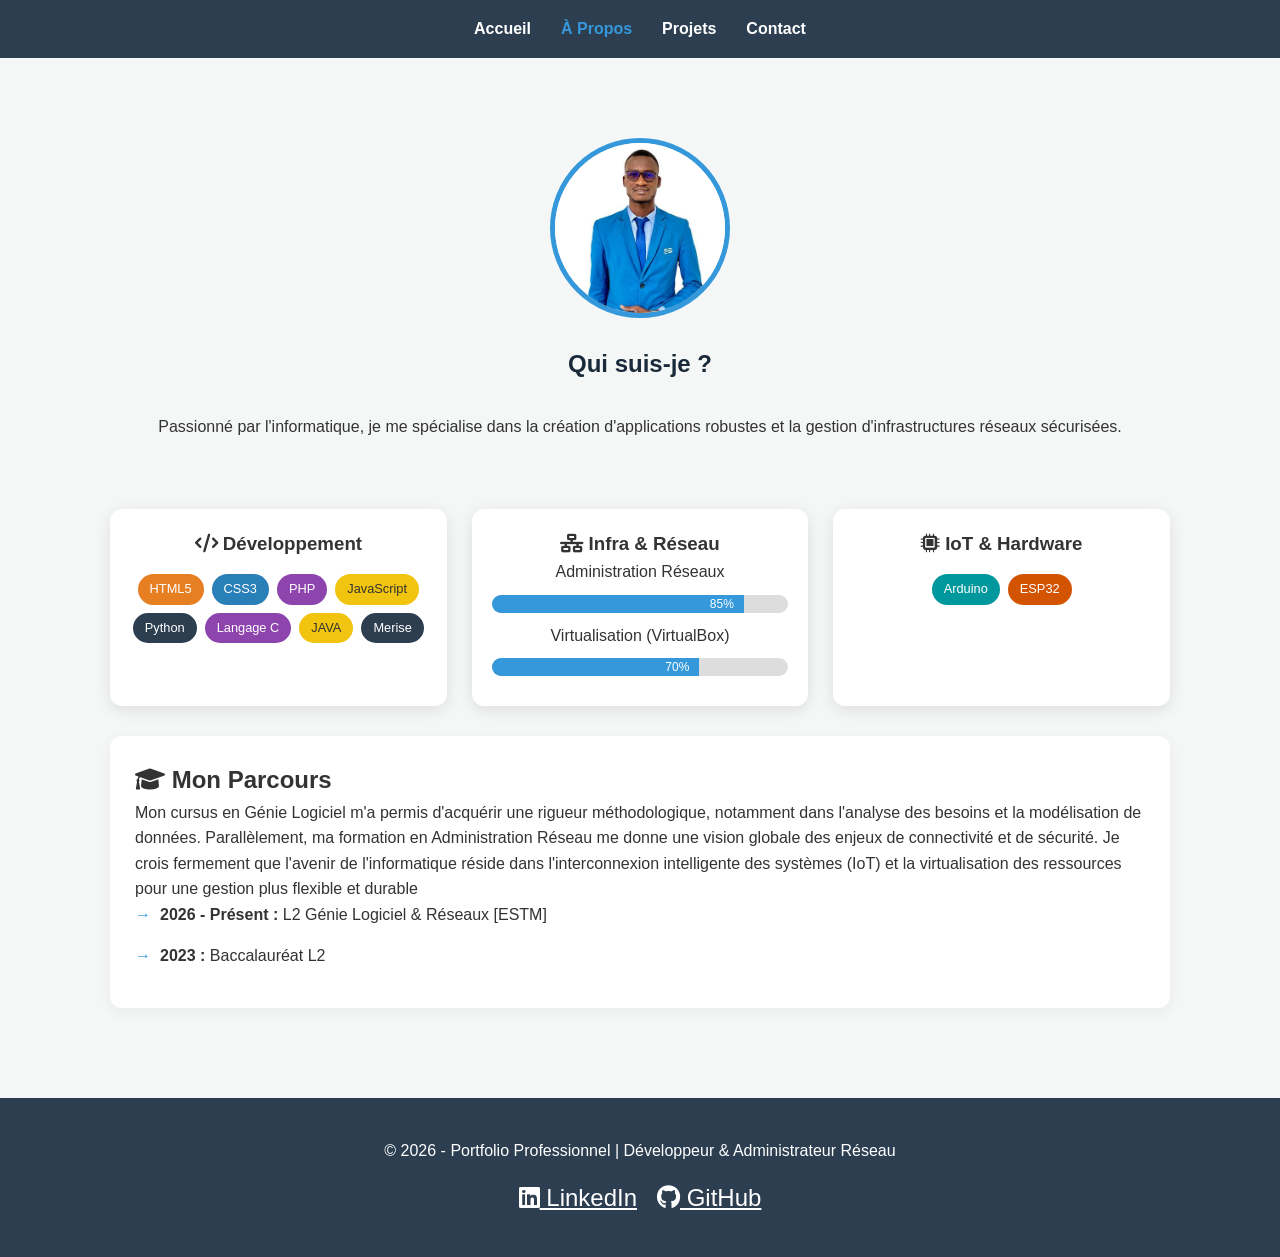
<file: pages/a-propos.html>
<!DOCTYPE html>
<html lang="fr">
<head>
    <meta charset="UTF-8">
    <meta name="viewport" content="width=device-width, initial-scale=1.0">
    <title>À Propos | Mon Parcours</title>
    <link rel="stylesheet" href="https://cdnjs.cloudflare.com/ajax/libs/font-awesome/6.0.0/css/all.min.css">
    <link rel="stylesheet" href="../css/style.css">
    <style>
        /* Styles spécifiques pour l'organisation de la page À Propos */
        .hero-about {
            text-align: center;
            padding: 40px 20px;
            background-color: #f4f7f6;
            border-radius: 15px;
            margin-bottom: 30px;
        }

        .parcours {
            background: #fff;
            padding: 25px;
            border-radius: 12px;
            box-shadow: 0 4px 15px rgba(0,0,0,0.05);
            margin-top: 30px;
        }

        .parcours ul {
            list-style: none;
            padding-left: 0;
        }

        .parcours li {
            margin-bottom: 15px;
            padding-left: 25px;
            position: relative;
        }

        /* Petit point stylisé pour la liste du parcours */
        .parcours li::before {
            content: "→";
            position: absolute;
            left: 0;
            color: #3498db;
            font-weight: bold;
        }
    </style>
</head>
<body>

    <nav>
        <ul>
            <li><a href="../index.html">Accueil</a></li>
            <li><a href="a-propos.html" class="active">À Propos</a></li>
            <li><a href="projets.html">Projets</a></li>
            <li><a href="contact.html">Contact</a></li>
        </ul>
    </nav>

    <main class="about-container">
        
        <section class="hero-about">
            <div class="profil-section">
                <img src="../images/AAN.jpeg" alt="Photo de profil professionnelle" class="photo-profil">
                <h1>Qui suis-je ?</h1>
                <p>Passionné par l'informatique, je me spécialise dans la création d'applications robustes et la gestion d'infrastructures réseaux sécurisées.</p>
            </div>
        </section>

        <section class="competences-grid">
            
            <div class="card-competence">
                <h3><i class="fas fa-code"></i> Développement</h3>
                <div class="badges">
                    <span class="badge html">HTML5</span>
                    <span class="badge css">CSS3</span>
                    <span class="badge php">PHP</span>
                    <span class="badge js">JavaScript</span>
                    <span class="badge python">Python</span>
                    <span class="badge php">Langage C</span>
                    <span class="badge js">JAVA</span>
                    <span class="badge python">Merise</span>
                </div>
            </div>

            <div class="card-competence">
                <h3><i class="fas fa-network-wired"></i> Infra & Réseau</h3>
                <p>Administration Réseaux</p>
                <div class="progress-bar"><div class="progress" style="width: 85%;">85%</div></div>
                
                <p>Virtualisation (VirtualBox)</p>
                <div class="progress-bar"><div class="progress" style="width: 70%;">70%</div></div>
            </div>

            <div class="card-competence">
                <h3><i class="fas fa-microchip"></i> IoT & Hardware</h3>
                <div class="badges">
                    <span class="badge arduino">Arduino</span>
                    <span class="badge esp">ESP32</span>
                </div>
            </div>

        </section>

        <section class="parcours">
            <h2><i class="fas fa-graduation-cap"></i> Mon Parcours</h2>
            Mon cursus en Génie Logiciel m'a permis d'acquérir une rigueur méthodologique, notamment dans l'analyse des besoins et la modélisation de données.
             Parallèlement, ma formation en Administration Réseau me donne une vision globale des enjeux de connectivité et de sécurité.
              Je crois fermement que l'avenir de l'informatique réside dans l'interconnexion intelligente des systèmes (IoT) et la virtualisation des ressources pour une gestion plus flexible et durable
            <ul>
                <li><strong>2026 - Présent :</strong> L2 Génie Logiciel & Réseaux [ESTM]</li>
                <li><strong>2023 :</strong> Baccalauréat L2 </li>
            </ul>
        </section>

    </main>

    <footer>
        <div class="footer-content">
            <p>&copy; 2026 - Portfolio Professionnel | Développeur & Administrateur Réseau</p>
            <div class="social-icons">
                <a href="https://www.linkedin.com/public-profile/settings/"><i class="fab fa-linkedin"></i> LinkedIn</a>
                <a href="#"><i class="fab fa-github"></i> GitHub</a>
            </div>
        </div>
    </footer>

</body>
</html>
</file>
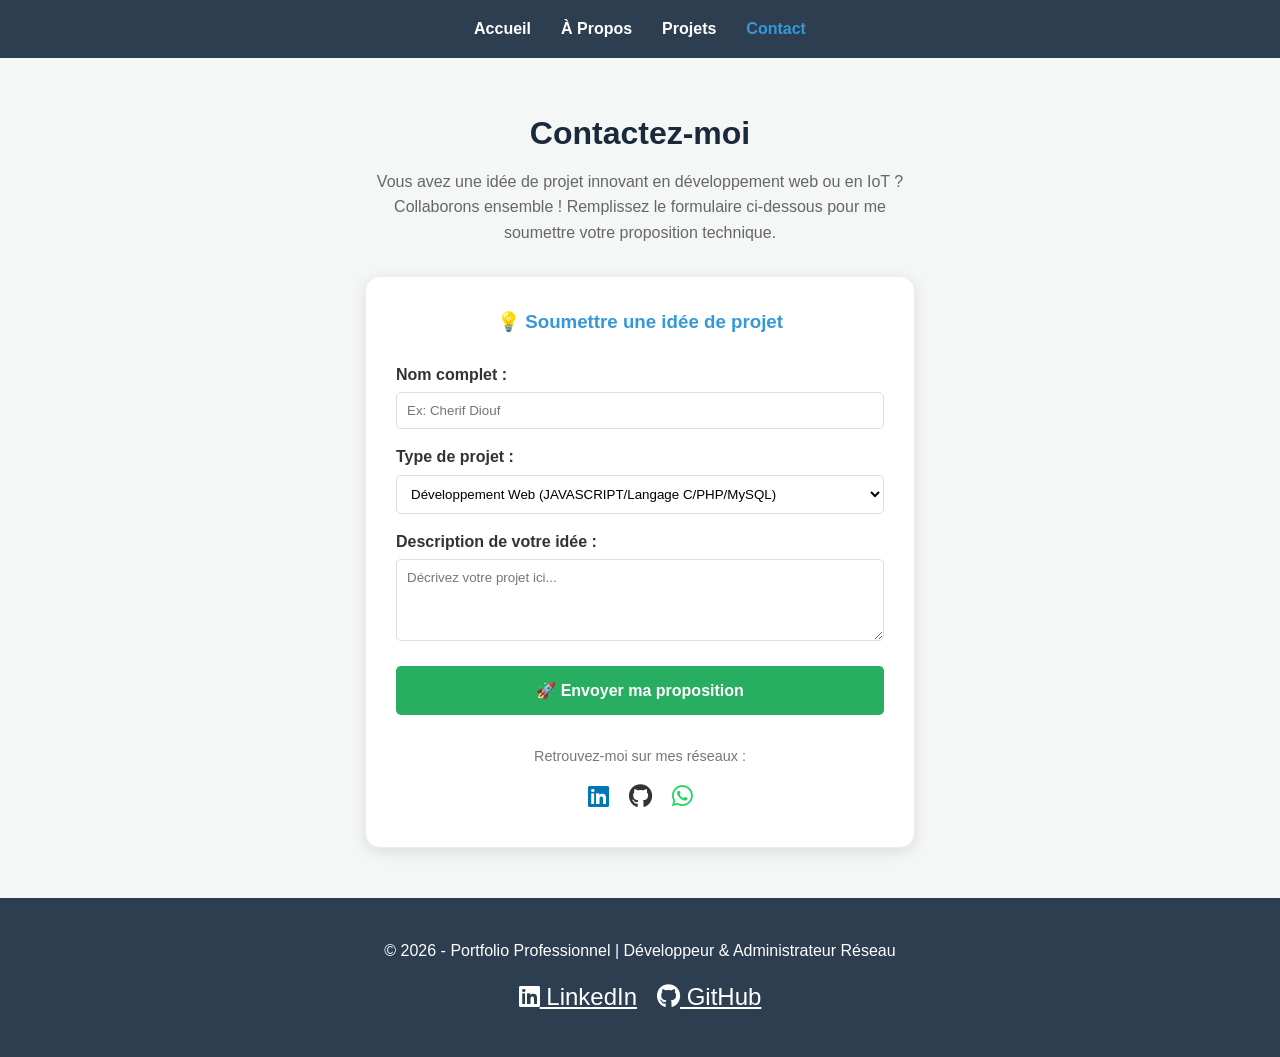
<file: pages/contact.html>
<!DOCTYPE html>
<html lang="fr">
<head>
    <meta charset="UTF-8">
    <title>Contact | Abdou Aziz</title>
    <link rel="stylesheet" href="../css/style.css">
    <link rel="stylesheet" href="https://cdnjs.cloudflare.com/ajax/libs/font-awesome/6.0.0/css/all.min.css">
</head>
<body>

    <nav>
        <ul>
            <li><a href="../index.html">Accueil</a></li>
            <li><a href="a-propos.html">À Propos</a></li>
            <li><a href="projets.html">Projets</a></li>
            <li><a href="contact.html" class="active">Contact</a></li>
        </ul>
    </nav>

    <div style="display: flex; flex-direction: column; align-items: center; justify-content: center; width: 100%; padding-top: 50px;">
        
        <h1 style="text-align: center; color: #1a2a3a; margin-bottom: 10px;">Contactez-moi</h1>
        
        <p style="text-align: center; color: #666; max-width: 600px; margin-bottom: 30px; padding: 0 20px;">
            Vous avez une idée de projet innovant en développement web ou en IoT ? Collaborons ensemble ! 
            Remplissez le formulaire ci-dessous pour me soumettre votre proposition technique.
        </p>

        <div class="card" style="width: 90%; max-width: 550px; background: white; padding: 30px; border-radius: 15px; box-shadow: 0 4px 15px rgba(0,0,0,0.1); border: 1px solid #eee;">
            
            <h3 style="color: #3498db; text-align: center; margin-bottom: 25px;">
                💡 Soumettre une idée de projet
            </h3>
            
            <form action="mailto:ziztech224@gmail.com" method="post" enctype="text/plain" style="display: flex; flex-direction: column; gap: 15px;">
                
                <div style="display: flex; flex-direction: column; align-items: flex-start;">
                    <label style="font-weight: bold; margin-bottom: 5px;">Nom complet :</label>
                    <input type="text" name="nom" placeholder="Ex: Cherif Diouf" required style="width: 100%; padding: 10px; border: 1px solid #ddd; border-radius: 5px;">
                </div>

                <div style="display: flex; flex-direction: column; align-items: flex-start;">
                    <label style="font-weight: bold; margin-bottom: 5px;">Type de projet :</label>
                    <select name="type_projet" style="width: 100%; padding: 10px; border: 1px solid #ddd; border-radius: 5px; background: white;">
                        <option>Développement Web (JAVASCRIPT/Langage C/PHP/MySQL)</option>
                        <option>IoT & Hardware (Arduino/CISCO/TelephonieIP/ESP32)</option>
                        <option>Administration Réseau</option>
                    </select>
                </div>

                <div style="display: flex; flex-direction: column; align-items: flex-start;">
                    <label style="font-weight: bold; margin-bottom: 5px;">Description de votre idée :</label>
                    <textarea name="description" placeholder="Décrivez votre projet ici..." rows="4" style="width: 100%; padding: 10px; border: 1px solid #ddd; border-radius: 5px; font-family: sans-serif;"></textarea>
                </div>

                <button type="submit" style="background: #27ae60; color: white; padding: 15px; border: none; border-radius: 5px; cursor: pointer; font-weight: bold; font-size: 1rem; margin-top: 10px;">
                    🚀 Envoyer ma proposition
                </button>
            </form>

            <div style="margin-top: 30px; text-align: center;">
                <p style="margin-bottom: 10px; font-size: 0.9rem; color: #777;">Retrouvez-moi sur mes réseaux :</p>
                <div style="display: flex; justify-content: center; gap: 20px; font-size: 1.5rem;">
                    <a href="https://www.linkedin.com/public-profile/settings/" style="color: #0077b5;"><i class="fa-brands fa-linkedin"></i></a>
                    <a href="#" style="color: #333;"><i class="fa-brands fa-github"></i></a>
                   <a href="https://wa.me/221771346672" target="_blank" style="color: #25d366; text-decoration: none;"><i class="fa-brands fa-whatsapp"></i></a>
                </div>
            </div>
        </div>
    </div>
<footer>
        <div class="footer-content">
            <p>&copy; 2026 - Portfolio Professionnel | Développeur & Administrateur Réseau</p>
            <div class="social-icons">
                <a href="https://www.linkedin.com/public-profile/settings/"><i class="fab fa-linkedin"></i> LinkedIn</a>
                <a href="#"><i class="fab fa-github"></i> GitHub</a>
            </div>
        </div>
    </footer>
</body>
</html>
</file>
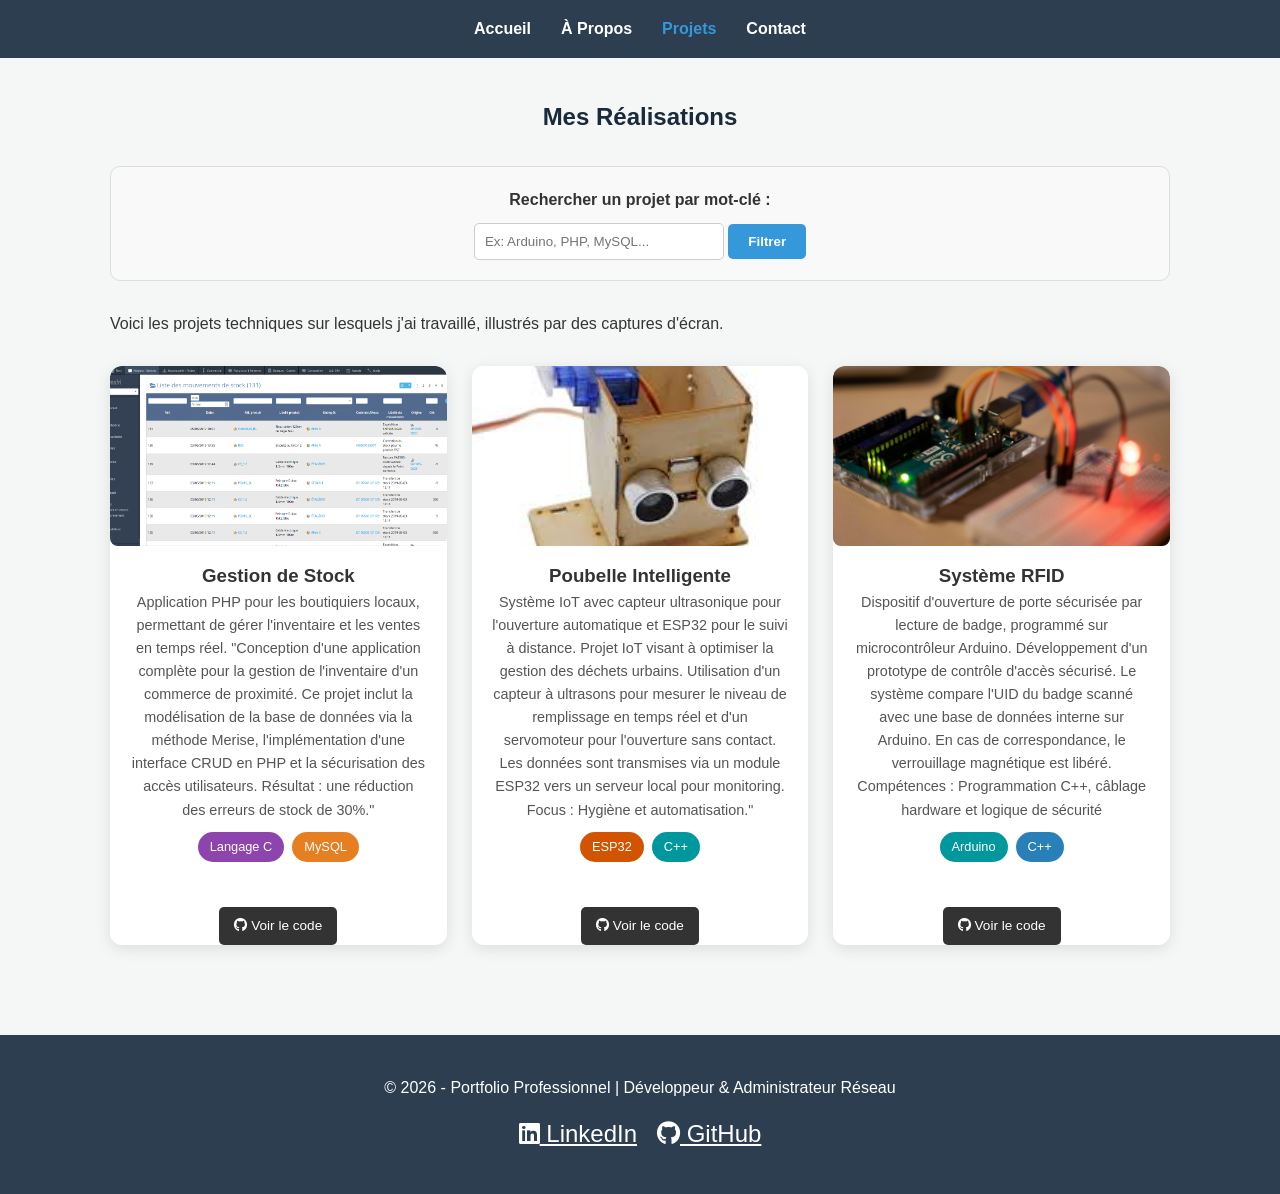
<file: pages/projets.html>
<!DOCTYPE html>
<html lang="fr">
<head>
    <meta charset="UTF-8">
    <meta name="viewport" content="width=device-width, initial-scale=1.0">
    <title>Mes Projets | Réalisations</title>
    <link rel="stylesheet" href="https://cdnjs.cloudflare.com/ajax/libs/font-awesome/6.0.0/css/all.min.css">
    <link rel="stylesheet" href="../css/style.css">
    <style>
        /* Style spécifique pour les images de projet */
        .project-img {
            width: 100%;
            height: 180px;
            object-fit: cover;
            border-top-left-radius: 10px;
            border-top-right-radius: 10px;
            margin-bottom: 15px;
        }
        
        .skill-card.project-card {
            padding: 0;
            overflow: hidden;
            display: flex;
            flex-direction: column;
            justify-content: space-between;
            height: 100%;
        }
        
        .project-card h3, .project-card p, .project-card .badges, .project-card .project-links {
            padding: 0 20px;
        }

        .project-card p {
            font-size: 0.9rem;
            color: #555;
            flex-grow: 1; /* Pousse le contenu vers le bas pour aligner les boutons */
        }
        
        .project-card .badges {
            margin-top: 10px;
        }

        .project-links {
            padding-bottom: 20px;
            margin-top: 15px;
        }

        /* Style du bouton GitHub */
        .github-link {
            display: inline-block;
            background-color: #333;
            color: white;
            padding: 8px 15px;
            border-radius: 5px;
            text-decoration: none;
            font-size: 0.85rem;
            transition: background 0.3s ease;
        }

        .github-link:hover {
            background-color: #555;
        }
    </style>
</head>
<body>
    <nav>
        <ul>
            <li><a href="../index.html">Accueil</a></li>
            <li><a href="a-propos.html">À Propos</a></li>
            <li><a href="projets.html" class="active">Projets</a></li>
            <li><a href="contact.html">Contact</a></li>
        </ul>
    </nav>

    <main class="about-container">
        <section class="hero-section">
            <h1>Mes Réalisations</h1>
             <div style="text-align: center; margin: 30px 0; background: #f9f9f9; padding: 20px; border-radius: 10px; border: 1px solid #ddd;">
    <p style="margin-bottom: 10px; font-weight: bold;">Rechercher un projet par mot-clé :</p>
    <form action="#">
        <input type="text" placeholder="Ex: Arduino, PHP, MySQL..." style="padding: 10px; width: 250px; border: 1px solid #ccc; border-radius: 5px;">
        <button type="submit" style="padding: 10px 20px; background: #3498db; color: white; border: none; border-radius: 5px; cursor: pointer; font-weight: bold;">Filtrer</button>
    </form>
</div>
            <p>Voici les projets techniques sur lesquels j'ai travaillé, illustrés par des captures d'écran.</p>
        </section>

        <div class="skills-grid">
            
            <article class="skill-card project-card">
                <img src="../images/gestionnaire de stock.png" alt="Projet Gestion de Stock" class="project-img">
                <h3>Gestion de Stock</h3>
                <p>Application PHP pour les boutiquiers locaux, permettant de gérer l'inventaire et les ventes en temps réel.
                    "Conception d'une application complète pour la gestion de l'inventaire d'un commerce de proximité.
                     Ce projet inclut la modélisation de la base de données via la méthode Merise, l'implémentation d'une interface CRUD en PHP et la sécurisation des accès utilisateurs.
                      Résultat : une réduction des erreurs de stock de 30%."
                </p>
                <div class="badges">
                    <span class="badge php">Langage C</span>
                    <span class="badge html">MySQL</span>
                </div>
                <div class="project-links">
                    <a href="https://github.com/votre-pseudo/gestion-stock" target="_blank" class="github-link">
                        <i class="fab fa-github"></i> Voir le code
                    </a>
                </div>
            </article>

            <article class="skill-card project-card">
                <img src="../images/poubellle.jpeg" alt="Projet Poubelle Intelligente" class="project-img">
                <h3>Poubelle Intelligente</h3>
                <p>Système IoT avec capteur ultrasonique pour l'ouverture automatique et ESP32 pour le suivi à distance.
                    Projet IoT visant à optimiser la gestion des déchets urbains.
                     Utilisation d'un capteur à ultrasons pour mesurer le niveau de remplissage en temps réel et d'un servomoteur pour l'ouverture sans contact.
                      Les données sont transmises via un module ESP32 vers un serveur local pour monitoring. Focus : Hygiène et automatisation."
                </p>
                <div class="badges">
                    <span class="badge esp">ESP32</span>
                    <span class="badge arduino">C++</span>
                </div>
                <div class="project-links">
                    <a href="https://github.com/votre-pseudo/smart-bin" target="_blank" class="github-link">
                        <i class="fab fa-github"></i> Voir le code
                    </a>
                </div>
            </article>

            <article class="skill-card project-card">
                <img src="../images/Arduino.jpg" alt="Projet RFID" class="project-img">
                <h3>Système RFID</h3>
                <p>Dispositif d'ouverture de porte sécurisée par lecture de badge, programmé sur microcontrôleur Arduino.
                    Développement d'un prototype de contrôle d'accès sécurisé.
                     Le système compare l'UID du badge scanné avec une base de données interne sur Arduino.
                      En cas de correspondance, le verrouillage magnétique est libéré. Compétences : Programmation C++, câblage hardware et logique de sécurité
                </p>
                <div class="badges">
                    <span class="badge arduino">Arduino</span>
                    <span class="badge css">C++</span>
                </div>
                <div class="project-links">
                    <a href="https://github.com/votre-pseudo/rfid-lock" target="_blank" class="github-link">
                        <i class="fab fa-github"></i> Voir le code
                    </a>
                </div>
            </article>

        </div>
    </main>

    <footer>
        <div class="footer-content">
            <p>&copy; 2026 - Portfolio Professionnel | Développeur & Administrateur Réseau</p>
            <div class="social-icons">
                <a href="https://www.linkedin.com/public-profile/settings/"><i class="fab fa-linkedin"></i> LinkedIn</a>
                <a href="#"><i class="fab fa-github"></i> GitHub</a>
            </div>
        </div>
    </footer>
</body>
</html>
</file>
<file: css/style.css>
/* --- 1. VARIABLES ET RESET --- */
:root {
    --primary-color: #2c3e50;    /* Bleu sombre professionnel */
    --accent-color: #3498db;     /* Bleu clair pour les boutons/liens */
    --secondary-color: #2ecc71;  /* Vert pour les succès/badges */
    --bg-light: #f4f7f6;         /* Fond très clair */
    --text-color: #333;
    --white: #ffffff;
    --shadow: 0 4px 15px rgba(0,0,0,0.1);
}

* {
    margin: 0;
    padding: 0;
    box-sizing: border-box;
    font-family: 'Segoe UI', Tahoma, Geneva, Verdana, sans-serif;
}

body {
    background-color: var(--bg-light);
    color: var(--text-color);
    line-height: 1.6;
}

/* --- 2. NAVIGATION --- */
nav {
    background-color: var(--primary-color);
    padding: 1rem 0;
    position: sticky;
    top: 0;
    z-index: 1000;
}

nav ul {
    display: flex;
    justify-content: center;
    list-style: none;
    gap: 30px;
}

nav ul li a {
    color: var(--white);
    text-decoration: none;
    font-weight: bold;
    transition: 0.3s;
}

nav ul li a:hover, nav ul li a.active {
    color: var(--accent-color);
}

/* --- 3. SECTION HERO (ACCUEIL) --- */
.hero {
    height: 80vh;
    display: flex;
    align-items: center;
    justify-content: center;
    text-align: center;
    padding: 20px;
}

.hero-content h1 {
    font-size: 3rem;
    color: var(--primary-color);
    margin-bottom: 10px;
}

.subtitle {
    font-size: 1.2rem;
    color: var(--accent-color);
    font-weight: bold;
    margin-bottom: 20px;
}

.description {
    max-width: 600px;
    margin: 0 auto 30px;
}

/* --- 4. BOUTONS (CTA) --- */
.cta-container {
    display: flex;
    gap: 15px;
    justify-content: center;
    flex-wrap: wrap;
}

.btn-primary, .btn-secondary, .btn-cv {
    padding: 12px 25px;
    border-radius: 30px;
    text-decoration: none;
    font-weight: bold;
    transition: all 0.3s ease;
}

.btn-primary { background: var(--accent-color); color: white; }
.btn-secondary { border: 2px solid var(--accent-color); color: var(--accent-color); }
.btn-cv { background: var(--primary-color); color: white; }

.btn-primary:hover, .btn-cv:hover {
    transform: translateY(-3px);
    box-shadow: 0 5px 15px rgba(0,0,0,0.2);
}

/* --- 5. GRILLE ET CARTES (PROJETS & SKILLS) --- */
.about-container {
    max-width: 1100px;
    margin: 0 auto;
    padding: 40px 20px;
}

.skills-grid, .competences-grid {
    display: grid;
    grid-template-columns: repeat(auto-fit, minmax(300px, 1fr));
    gap: 25px;
    margin-top: 30px;
}

.skill-card, .card-competence {
    background: var(--white);
    border-radius: 12px;
    overflow: hidden;
    box-shadow: var(--shadow);
    transition: transform 0.3s ease;
    padding: 20px;
    text-align: center;
}

.skill-card:hover {
    transform: translateY(-10px);
}

/* --- 6. IMAGES DE PROJETS --- */
.project-img {
    width: 100%;
    height: 180px;
    object-fit: cover;
    border-radius: 8px;
    margin-bottom: 15px;
}

.github-link {
    display: inline-block;
    margin-top: 15px;
    padding: 8px 18px;
    background-color: #333;
    color: white !important;
    text-decoration: none;
    border-radius: 5px;
    transition: 0.3s;
}

.github-link:hover { background-color: var(--accent-color); }

/* --- 7. PHOTO DE PROFIL (ZOOM NET) --- */
.profil-section img {
    width: 180px;
    height: 180px;
    border-radius: 50%;
    border: 5px solid var(--accent-color);
    object-fit: cover;
    object-position: center top; /* Empêche de couper la tête */
    margin-bottom: 20px;
    transition: transform 0.5s ease;
    backface-visibility: hidden; /* Pour la netteté */
    transform: translateZ(0);    /* Force le GPU (anti-flou) */
}

.profil-section img:hover {
    transform: scale(1.05);
}

/* --- 8. BADGES ET BARRES DE PROGRESSION --- */
.badges {
    display: flex;
    flex-wrap: wrap;
    justify-content: center;
    gap: 8px;
    margin: 15px 0;
}

.badge {
    padding: 5px 12px;
    color: white;
    border-radius: 20px;
    font-size: 0.8rem;
    background: var(--primary-color); /* Couleur par défaut */
}

/* Couleurs spécifiques aux technologies */
.badge.html { background-color: #e67e22; }
.badge.css { background-color: #2980b9; }
.badge.php { background-color: #8e44ad; }
.badge.js { background-color: #f1c40f; color: #333; }
.badge.arduino { background-color: #00979d; }
.badge.esp { background-color: #d35400; }

.progress-bar {
    background: #ddd;
    border-radius: 10px;
    height: 18px;
    margin: 10px 0;
    overflow: hidden;
}

.progress {
    background: var(--accent-color);
    height: 100%;
    color: white;
    font-size: 0.75rem;
    text-align: right;
    padding-right: 10px;
    line-height: 18px;
}

/* --- 9. FOOTER --- */
footer {
    background: var(--primary-color);
    color: white;
    padding: 40px 20px;
    text-align: center;
    margin-top: 50px;
}

.social-icons {
    margin-top: 15px;
    display: flex;
    justify-content: center;
    gap: 20px;
}

.social-icons a { color: white; font-size: 1.5rem; transition: 0.3s; }
.social-icons a:hover { color: var(--accent-color); }

/* --- 10. RESPONSIVE --- */
@media (max-width: 768px) {
    nav ul { flex-direction: column; text-align: center; gap: 10px; }
    .hero-content h1 { font-size: 2rem; }
    .cta-container { flex-direction: column; }
}


h1 {
    text-align: center;
    margin-bottom: 30px; /* Ajoute un peu d'espace sous le titre */
    color: #1a2a3a; /* Pour garder la même couleur que ta navigation */
}
</file>
